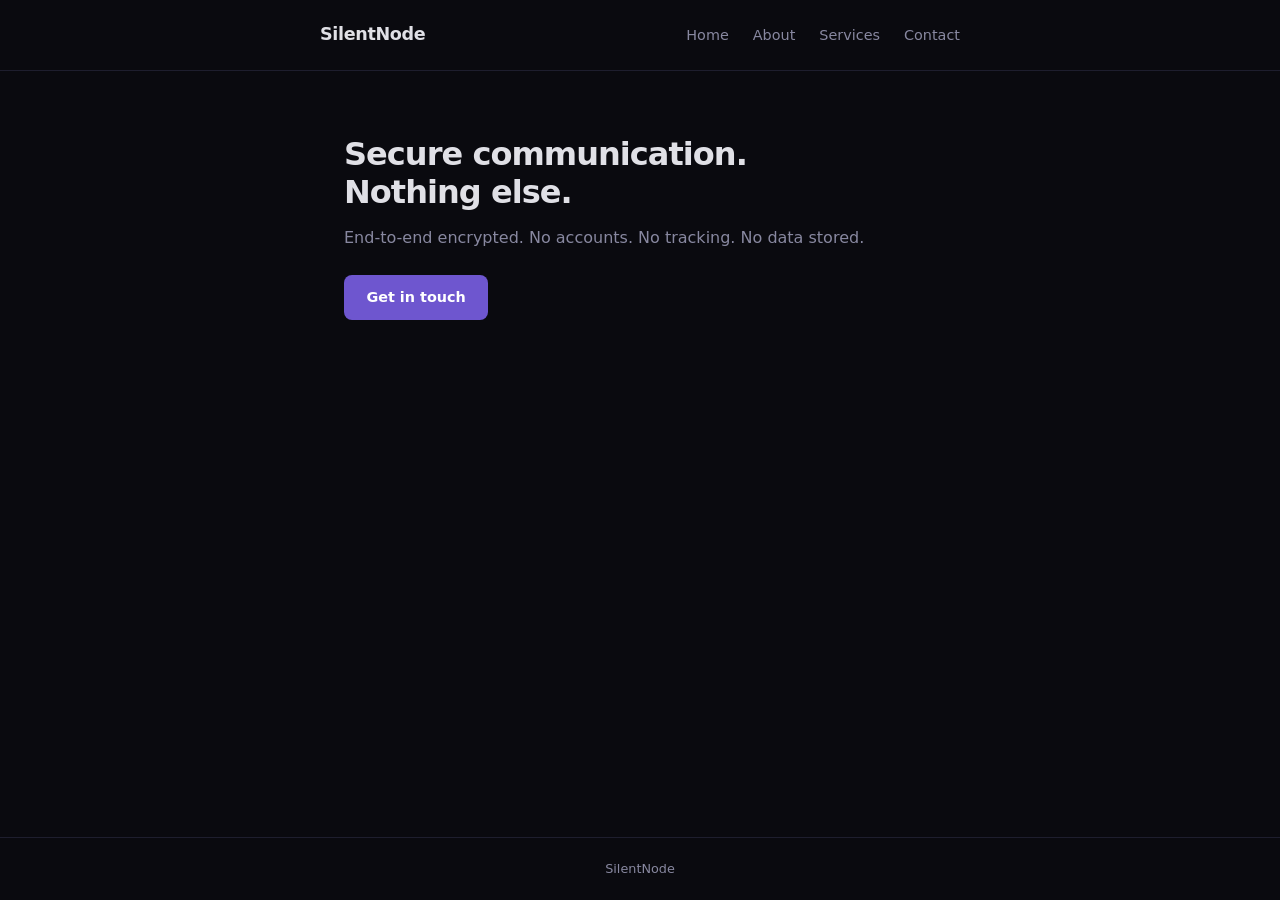
<file: public/index.html>
<!DOCTYPE html>
<html lang="en">
<head>
  <meta charset="UTF-8">
  <meta name="viewport" content="width=device-width, initial-scale=1.0">
  <title>SilentNode</title>
  <meta name="robots" content="noindex, nofollow">
  <link rel="icon" href="data:,">
  <link rel="stylesheet" href="css/style.css">
</head>
<body>
  <header>
    <div class="header-inner">
      <span class="logo">SilentNode</span>
      <nav>
        <a href="./">Home</a>
        <a href="about.html">About</a>
        <a href="services.html">Services</a>
        <a href="contact.html">Contact</a>
      </nav>
    </div>
  </header>

  <main>
    <section class="hero">
      <h1>Secure communication.<br>Nothing else.</h1>
      <p>End-to-end encrypted. No accounts. No tracking. No data stored.</p>
      <a href="contact.html" class="btn">Get in touch</a>
    </section>
  </main>

  <footer>
    <div class="footer-inner">
      SilentNode
    </div>
  </footer>
</body>
</html>
</file>
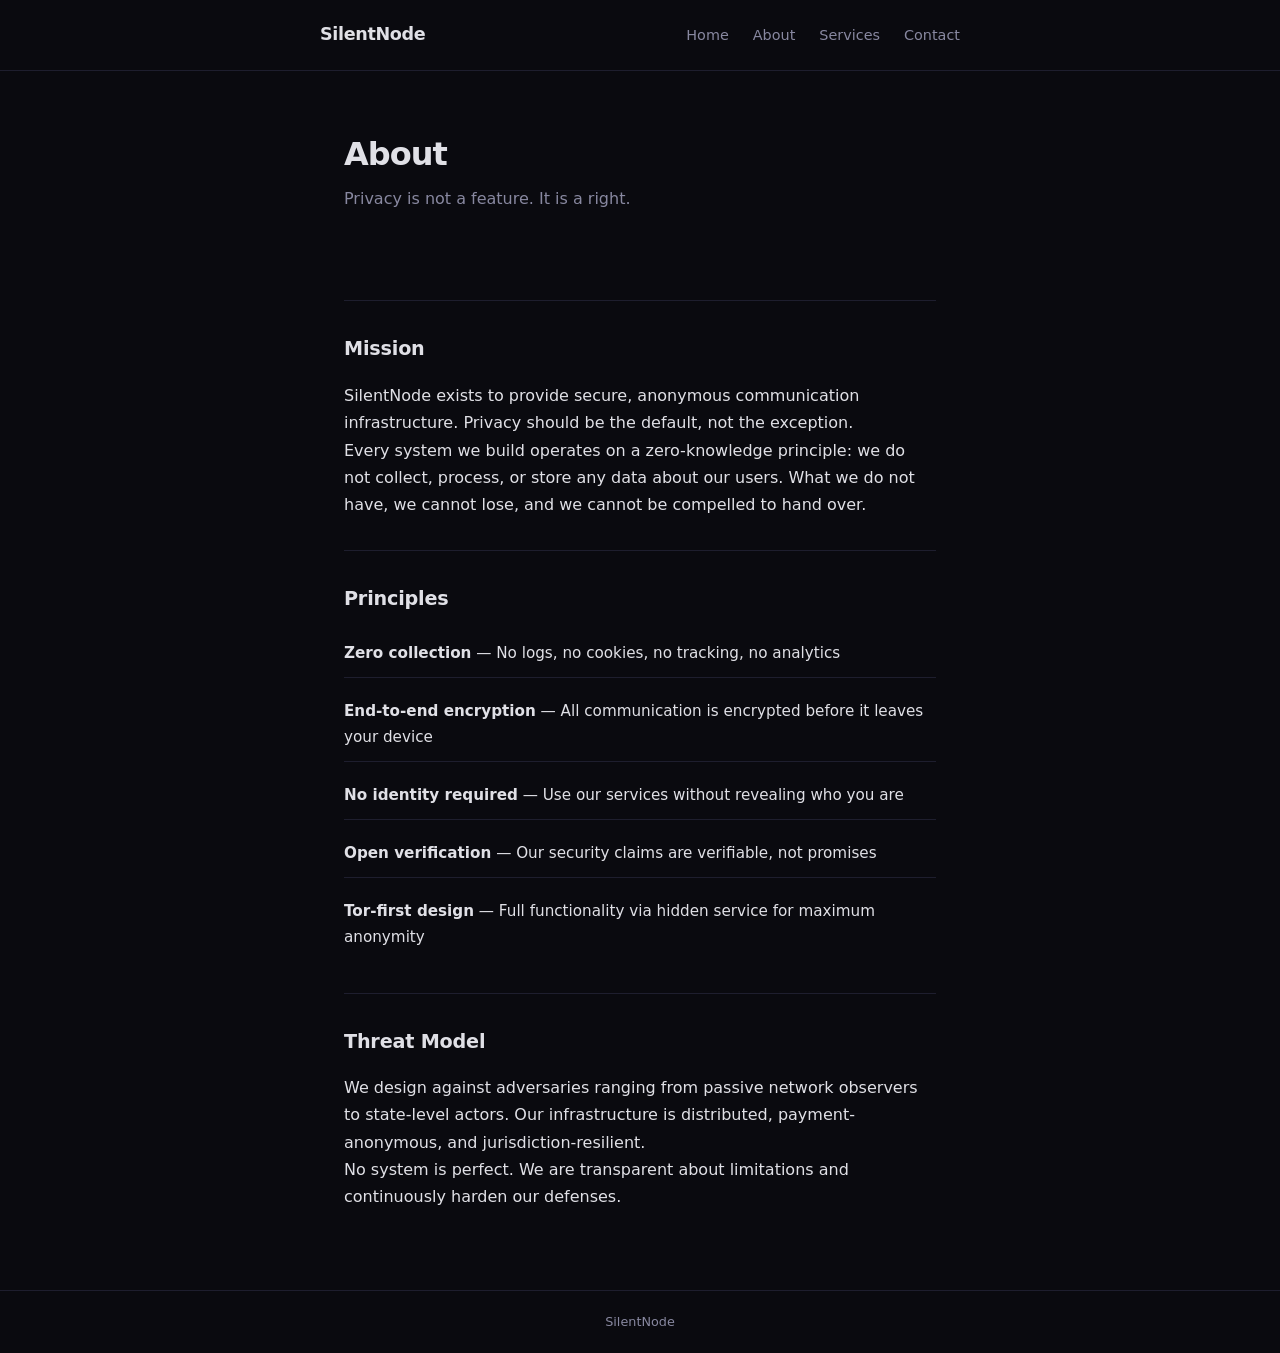
<file: public/about.html>
<!DOCTYPE html>
<html lang="en">
<head>
  <meta charset="UTF-8">
  <meta name="viewport" content="width=device-width, initial-scale=1.0">
  <title>About - SilentNode</title>
  <meta name="robots" content="noindex, nofollow">
  <link rel="icon" href="data:,">
  <link rel="stylesheet" href="css/style.css">
</head>
<body>
  <header>
    <div class="header-inner">
      <span class="logo">SilentNode</span>
      <nav>
        <a href="./">Home</a>
        <a href="about.html">About</a>
        <a href="services.html">Services</a>
        <a href="contact.html">Contact</a>
      </nav>
    </div>
  </header>

  <main>
    <section class="hero">
      <h1>About</h1>
      <p>Privacy is not a feature. It is a right.</p>
    </section>

    <hr class="divider">

    <section class="section">
      <h2>Mission</h2>
      <p>SilentNode exists to provide secure, anonymous communication infrastructure. Privacy should be the default, not the exception.</p>
      <p>Every system we build operates on a zero-knowledge principle: we do not collect, process, or store any data about our users. What we do not have, we cannot lose, and we cannot be compelled to hand over.</p>
    </section>

    <hr class="divider">

    <section class="section">
      <h2>Principles</h2>
      <ul class="info-list">
        <li><strong>Zero collection</strong> &mdash; No logs, no cookies, no tracking, no analytics</li>
        <li><strong>End-to-end encryption</strong> &mdash; All communication is encrypted before it leaves your device</li>
        <li><strong>No identity required</strong> &mdash; Use our services without revealing who you are</li>
        <li><strong>Open verification</strong> &mdash; Our security claims are verifiable, not promises</li>
        <li><strong>Tor-first design</strong> &mdash; Full functionality via hidden service for maximum anonymity</li>
      </ul>
    </section>

    <hr class="divider">

    <section class="section">
      <h2>Threat Model</h2>
      <p>We design against adversaries ranging from passive network observers to state-level actors. Our infrastructure is distributed, payment-anonymous, and jurisdiction-resilient.</p>
      <p>No system is perfect. We are transparent about limitations and continuously harden our defenses.</p>
    </section>
  </main>

  <footer>
    <div class="footer-inner">
      SilentNode
    </div>
  </footer>
</body>
</html>
</file>
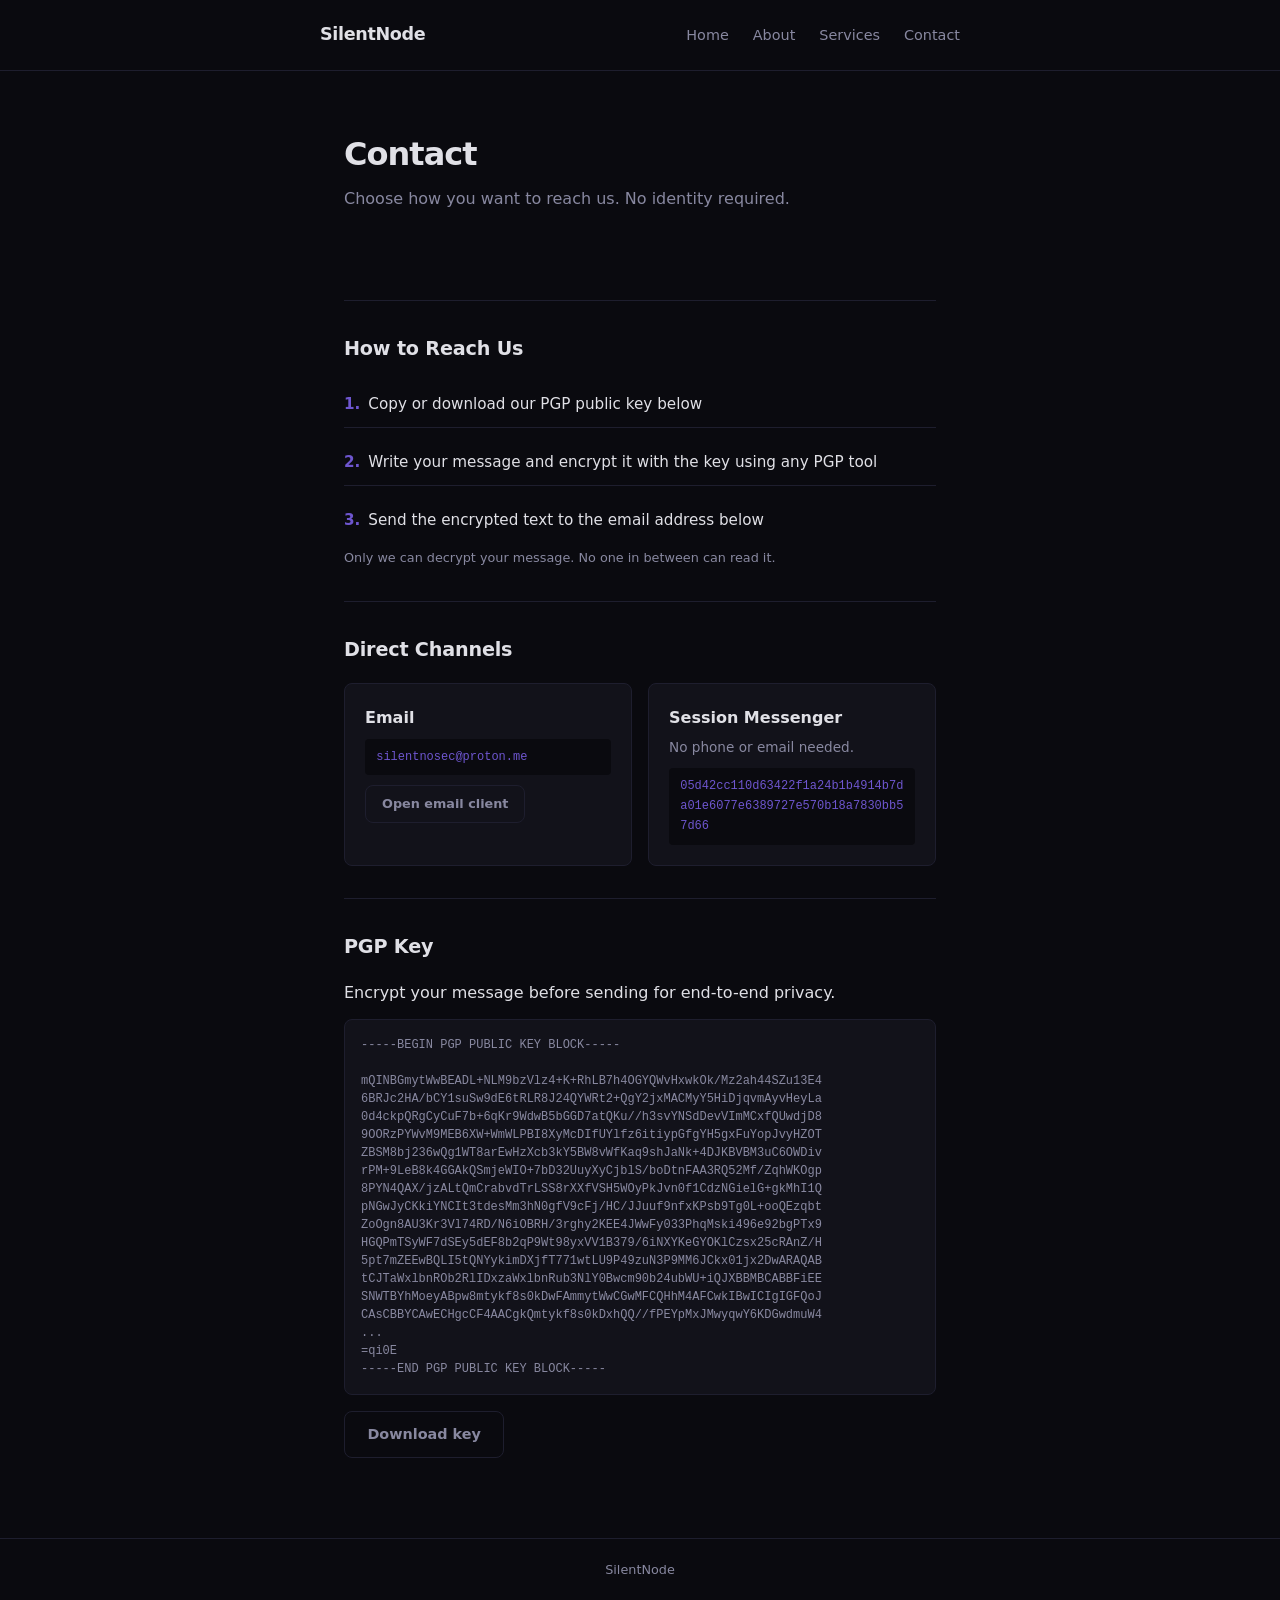
<file: public/contact.html>
<!DOCTYPE html>
<html lang="en">
<head>
  <meta charset="UTF-8">
  <meta name="viewport" content="width=device-width, initial-scale=1.0">
  <title>Contact - SilentNode</title>
  <meta name="robots" content="noindex, nofollow">
  <link rel="icon" href="data:,">
  <link rel="stylesheet" href="css/style.css">
</head>
<body>
  <header>
    <div class="header-inner">
      <span class="logo">SilentNode</span>
      <nav>
        <a href="./">Home</a>
        <a href="about.html">About</a>
        <a href="services.html">Services</a>
        <a href="contact.html">Contact</a>
      </nav>
    </div>
  </header>

  <main>
    <section class="hero">
      <h1>Contact</h1>
      <p>Choose how you want to reach us. No identity required.</p>
    </section>

    <hr class="divider">

    <section class="section">
      <h2>How to Reach Us</h2>
      <ol class="info-list">
        <li>Copy or download our PGP public key below</li>
        <li>Write your message and encrypt it with the key using any PGP tool</li>
        <li>Send the encrypted text to the email address below</li>
      </ol>
      <p class="form-note">Only we can decrypt your message. No one in between can read it.</p>
    </section>

    <hr class="divider">

    <section class="section">
      <h2>Direct Channels</h2>
      <div class="contact-methods">
        <div class="contact-method">
          <h3>Email</h3>
          <code>silentnosec@proton.me</code>
          <a href="mailto:silentnosec@proton.me" class="btn btn-secondary btn-small">Open email client</a>
        </div>
        <div class="contact-method">
          <h3>Session Messenger</h3>
          <p>No phone or email needed.</p>
          <code>05d42cc110d63422f1a24b1b4914b7da01e6077e6389727e570b18a7830bb57d66</code>
        </div>
      </div>
    </section>

    <hr class="divider">

    <section class="section">
      <h2>PGP Key</h2>
      <p>Encrypt your message before sending for end-to-end privacy.</p>
      <div class="pgp-block">
        <pre>-----BEGIN PGP PUBLIC KEY BLOCK-----

mQINBGmytWwBEADL+NLM9bzVlz4+K+RhLB7h4OGYQWvHxwkOk/Mz2ah44SZu13E4
6BRJc2HA/bCY1suSw9dE6tRLR8J24QYWRt2+QgY2jxMACMyY5HiDjqvmAyvHeyLa
0d4ckpQRgCyCuF7b+6qKr9WdwB5bGGD7atQKu//h3svYNSdDevVImMCxfQUwdjD8
9OORzPYWvM9MEB6XW+WmWLPBI8XyMcDIfUYlfz6itiypGfgYH5gxFuYopJvyHZOT
ZBSM8bj236wQg1WT8arEwHzXcb3kY5BW8vWfKaq9shJaNk+4DJKBVBM3uC6OWDiv
rPM+9LeB8k4GGAkQSmjeWIO+7bD32UuyXyCjblS/boDtnFAA3RQ52Mf/ZqhWKOgp
8PYN4QAX/jzALtQmCrabvdTrLSS8rXXfVSH5WOyPkJvn0f1CdzNGielG+gkMhI1Q
pNGwJyCKkiYNCIt3tdesMm3hN0gfV9cFj/HC/JJuuf9nfxKPsb9Tg0L+ooQEzqbt
ZoOgn8AU3Kr3Vl74RD/N6iOBRH/3rghy2KEE4JWwFy033PhqMski496e92bgPTx9
HGQPmTSyWF7dSEy5dEF8b2qP9Wt98yxVV1B379/6iNXYKeGYOKlCzsx25cRAnZ/H
5pt7mZEEwBQLI5tQNYykimDXjfT771wtLU9P49zuN3P9MM6JCkx01jx2DwARAQAB
tCJTaWxlbnROb2RlIDxzaWxlbnRub3NlY0Bwcm90b24ubWU+iQJXBBMBCABBFiEE
SNWTBYhMoeyABpw8mtykf8s0kDwFAmmytWwCGwMFCQHhM4AFCwkIBwICIgIGFQoJ
CAsCBBYCAwECHgcCF4AACgkQmtykf8s0kDxhQQ//fPEYpMxJMwyqwY6KDGwdmuW4
...
=qi0E
-----END PGP PUBLIC KEY BLOCK-----</pre>
      </div>
      <a href="pgp-key.asc" class="btn btn-secondary">Download key</a>
    </section>
  </main>

  <footer>
    <div class="footer-inner">
      SilentNode
    </div>
  </footer>
</body>
</html>
</file>
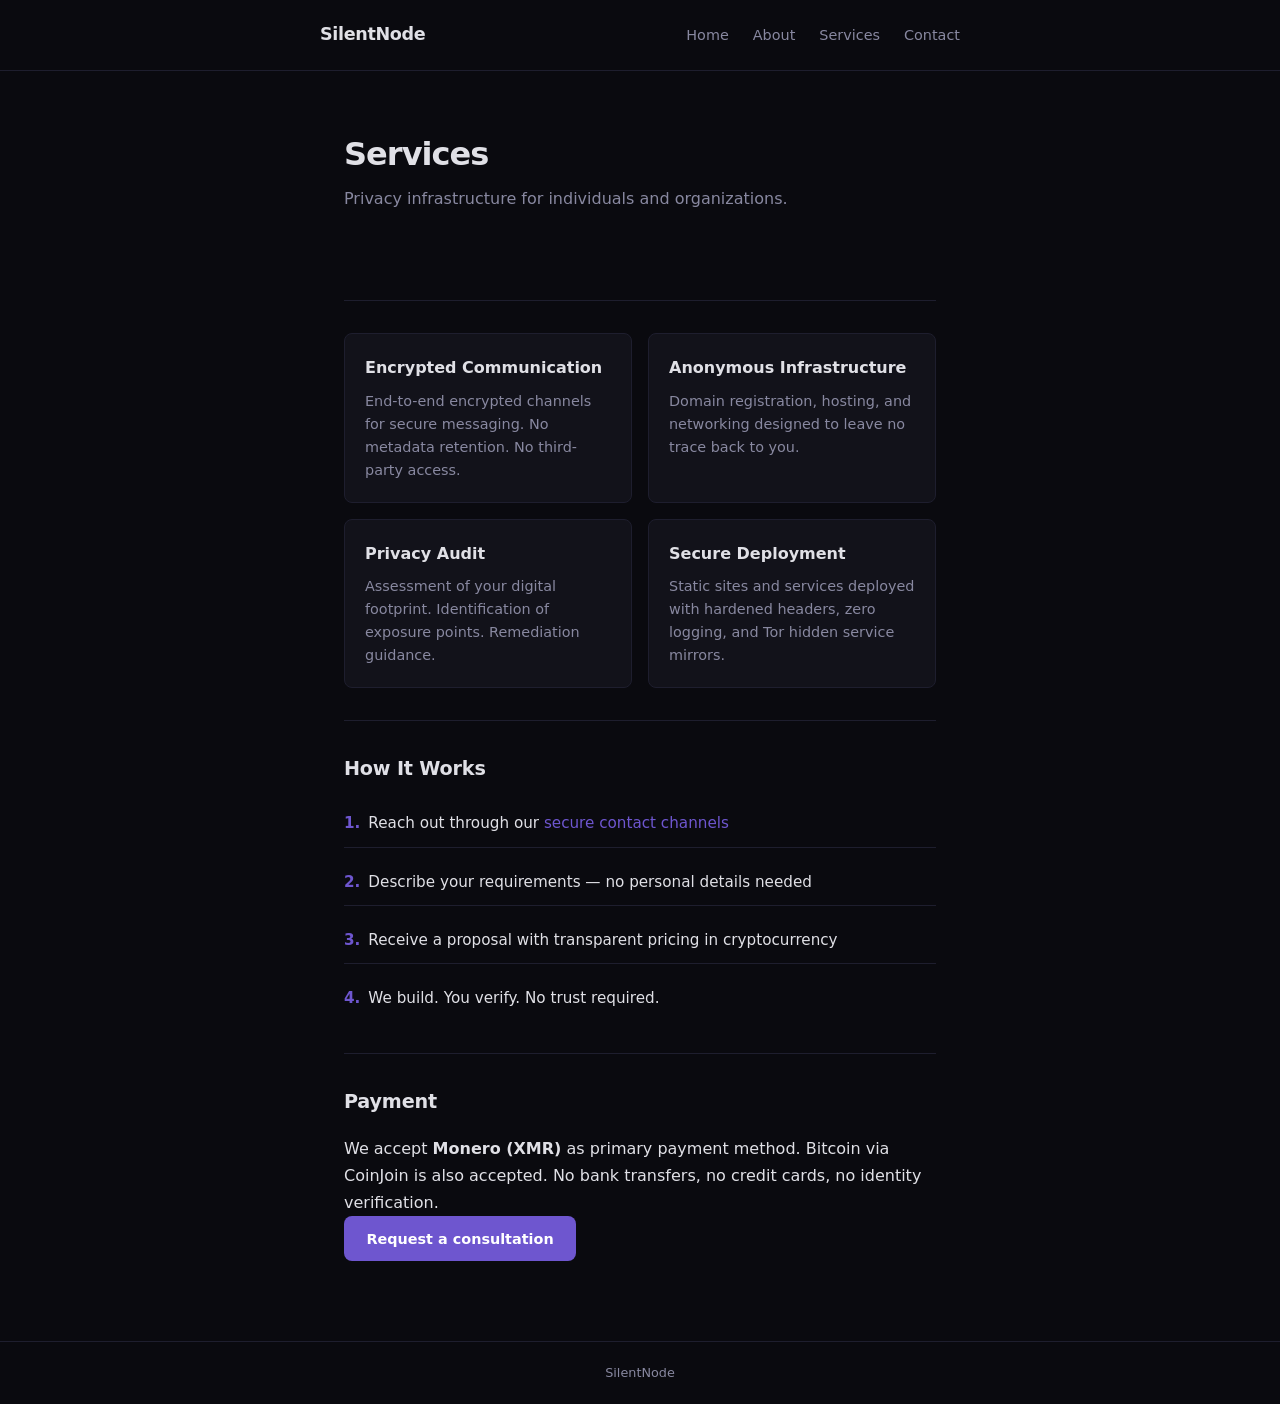
<file: public/services.html>
<!DOCTYPE html>
<html lang="en">
<head>
  <meta charset="UTF-8">
  <meta name="viewport" content="width=device-width, initial-scale=1.0">
  <title>Services - SilentNode</title>
  <meta name="robots" content="noindex, nofollow">
  <link rel="icon" href="data:,">
  <link rel="stylesheet" href="css/style.css">
</head>
<body>
  <header>
    <div class="header-inner">
      <span class="logo">SilentNode</span>
      <nav>
        <a href="./">Home</a>
        <a href="about.html">About</a>
        <a href="services.html">Services</a>
        <a href="contact.html">Contact</a>
      </nav>
    </div>
  </header>

  <main>
    <section class="hero">
      <h1>Services</h1>
      <p>Privacy infrastructure for individuals and organizations.</p>
    </section>

    <hr class="divider">

    <section class="section">
      <div class="card-grid">
        <div class="card">
          <h3>Encrypted Communication</h3>
          <p>End-to-end encrypted channels for secure messaging. No metadata retention. No third-party access.</p>
        </div>
        <div class="card">
          <h3>Anonymous Infrastructure</h3>
          <p>Domain registration, hosting, and networking designed to leave no trace back to you.</p>
        </div>
        <div class="card">
          <h3>Privacy Audit</h3>
          <p>Assessment of your digital footprint. Identification of exposure points. Remediation guidance.</p>
        </div>
        <div class="card">
          <h3>Secure Deployment</h3>
          <p>Static sites and services deployed with hardened headers, zero logging, and Tor hidden service mirrors.</p>
        </div>
      </div>
    </section>

    <hr class="divider">

    <section class="section">
      <h2>How It Works</h2>
      <ol class="info-list">
        <li>Reach out through our <a href="contact.html">secure contact channels</a></li>
        <li>Describe your requirements &mdash; no personal details needed</li>
        <li>Receive a proposal with transparent pricing in cryptocurrency</li>
        <li>We build. You verify. No trust required.</li>
      </ol>
    </section>

    <hr class="divider">

    <section class="section">
      <h2>Payment</h2>
      <p>We accept <strong>Monero (XMR)</strong> as primary payment method. Bitcoin via CoinJoin is also accepted. No bank transfers, no credit cards, no identity verification.</p>
      <a href="contact.html" class="btn">Request a consultation</a>
    </section>
  </main>

  <footer>
    <div class="footer-inner">
      SilentNode
    </div>
  </footer>
</body>
</html>
</file>
<file: public/css/style.css>
*,
*::before,
*::after {
  margin: 0;
  padding: 0;
  box-sizing: border-box;
}

:root {
  --bg: #0a0a0f;
  --bg-card: #12121a;
  --bg-hover: #1a1a26;
  --border: #1e1e2e;
  --text: #e0e0e6;
  --text-muted: #8888a0;
  --accent: #6e56cf;
  --accent-hover: #7c66d4;
  --accent-subtle: rgba(110, 86, 207, 0.12);
  --radius: 8px;
  --max-width: 640px;
  --font: system-ui, -apple-system, sans-serif;
  --mono: ui-monospace, 'Cascadia Code', 'Fira Code', monospace;
}

html {
  font-size: 16px;
  -webkit-text-size-adjust: 100%;
}

body {
  font-family: var(--font);
  background: var(--bg);
  color: var(--text);
  line-height: 1.7;
  min-height: 100vh;
  display: flex;
  flex-direction: column;
}

a {
  color: var(--accent);
  text-decoration: none;
  transition: color 0.2s;
}

a:hover,
a:focus {
  color: var(--accent-hover);
}

header {
  border-bottom: 1px solid var(--border);
  padding: 1.25rem 1.5rem;
}

.header-inner {
  max-width: var(--max-width);
  margin: 0 auto;
  display: flex;
  align-items: center;
  justify-content: space-between;
}

.logo {
  font-size: 1.1rem;
  font-weight: 700;
  color: var(--text);
  letter-spacing: -0.02em;
}

nav {
  display: flex;
  gap: 1.5rem;
}

nav a {
  color: var(--text-muted);
  font-size: 0.9rem;
  font-weight: 500;
}

nav a:hover {
  color: var(--text);
}

main {
  flex: 1;
  max-width: var(--max-width);
  margin: 0 auto;
  padding: 3rem 1.5rem;
  width: 100%;
}

.hero {
  padding: 1rem 0 2rem;
}

.hero h1 {
  font-size: 2rem;
  font-weight: 700;
  letter-spacing: -0.03em;
  line-height: 1.2;
  margin-bottom: 0.75rem;
}

.hero p {
  color: var(--text-muted);
  font-size: 1rem;
  margin-bottom: 1.5rem;
}

h2 {
  font-size: 1.2rem;
  font-weight: 600;
  letter-spacing: -0.01em;
  margin-bottom: 1rem;
}

h3 {
  font-size: 1rem;
  font-weight: 600;
  margin-bottom: 0.35rem;
}

.section {
  margin-bottom: 2rem;
}

.divider {
  border: none;
  border-top: 1px solid var(--border);
  margin: 2rem 0;
}

.btn {
  display: inline-block;
  background: var(--accent);
  color: #fff;
  font-size: 0.9rem;
  font-weight: 600;
  padding: 0.65rem 1.4rem;
  border: none;
  border-radius: var(--radius);
  cursor: pointer;
  transition: background 0.2s;
  text-decoration: none;
  font-family: var(--font);
}

.btn:hover {
  background: var(--accent-hover);
  color: #fff;
}

.btn-secondary {
  background: transparent;
  border: 1px solid var(--border);
  color: var(--text-muted);
}

.btn-secondary:hover {
  border-color: var(--accent);
  color: var(--text);
  background: var(--accent-subtle);
}

.btn-small {
  font-size: 0.8rem;
  padding: 0.45rem 1rem;
  margin-top: 0.6rem;
}

.contact-form {
  display: flex;
  flex-direction: column;
  gap: 1rem;
}

.form-group {
  display: flex;
  flex-direction: column;
  gap: 0.35rem;
}

.form-group label {
  font-size: 0.85rem;
  font-weight: 500;
  color: var(--text-muted);
}

.optional {
  font-weight: 400;
  font-size: 0.78rem;
}

.form-group input,
.form-group textarea {
  background: var(--bg-card);
  border: 1px solid var(--border);
  border-radius: var(--radius);
  padding: 0.7rem 0.9rem;
  font-size: 0.9rem;
  font-family: var(--font);
  color: var(--text);
  outline: none;
  transition: border-color 0.2s;
  width: 100%;
}

.form-group input:focus,
.form-group textarea:focus {
  border-color: var(--accent);
}

.form-group textarea {
  resize: vertical;
  min-height: 120px;
}

.form-group input::placeholder,
.form-group textarea::placeholder {
  color: var(--text-muted);
  opacity: 0.5;
}

.form-note {
  font-size: 0.8rem;
  color: var(--text-muted);
  margin-top: 0.25rem;
}

.contact-methods {
  display: grid;
  grid-template-columns: 1fr 1fr;
  gap: 1rem;
}

.contact-method {
  background: var(--bg-card);
  border: 1px solid var(--border);
  border-radius: var(--radius);
  padding: 1.25rem;
}

.contact-method p {
  color: var(--text-muted);
  font-size: 0.85rem;
}

.contact-method code {
  display: block;
  background: var(--bg);
  padding: 0.5rem 0.7rem;
  border-radius: calc(var(--radius) / 2);
  font-family: var(--mono);
  font-size: 0.75rem;
  margin-top: 0.5rem;
  word-break: break-all;
  color: var(--accent);
}

.pgp-block {
  background: var(--bg-card);
  border: 1px solid var(--border);
  border-radius: var(--radius);
  padding: 1rem;
  margin: 0.75rem 0 1rem;
  overflow-x: auto;
}

.pgp-block pre {
  font-family: var(--mono);
  font-size: 0.75rem;
  line-height: 1.5;
  color: var(--text-muted);
  white-space: pre-wrap;
  word-break: break-all;
}

footer {
  border-top: 1px solid var(--border);
  padding: 1.25rem;
  text-align: center;
  color: var(--text-muted);
  font-size: 0.8rem;
}

.footer-inner {
  max-width: var(--max-width);
  margin: 0 auto;
}

.info-list {
  list-style: none;
  display: flex;
  flex-direction: column;
  gap: 0.75rem;
}

.info-list li {
  padding: 0.6rem 0;
  border-bottom: 1px solid var(--border);
  font-size: 0.95rem;
}

.info-list li:last-child {
  border-bottom: none;
}

ol.info-list {
  counter-reset: step;
}

ol.info-list li {
  counter-increment: step;
}

ol.info-list li::before {
  content: counter(step) ".";
  font-weight: 700;
  color: var(--accent);
  margin-right: 0.5rem;
}

.card-grid {
  display: grid;
  grid-template-columns: 1fr 1fr;
  gap: 1rem;
}

.card {
  background: var(--bg-card);
  border: 1px solid var(--border);
  border-radius: var(--radius);
  padding: 1.25rem;
  transition: border-color 0.2s;
}

.card:hover {
  border-color: var(--accent);
}

.card h3 {
  margin-bottom: 0.5rem;
}

.card p {
  color: var(--text-muted);
  font-size: 0.9rem;
  line-height: 1.6;
}

@media (max-width: 600px) {
  .hero h1 {
    font-size: 1.6rem;
  }

  main {
    padding: 2rem 1rem;
  }

  .contact-methods {
    grid-template-columns: 1fr;
  }

  .card-grid {
    grid-template-columns: 1fr;
  }
}
</file>
